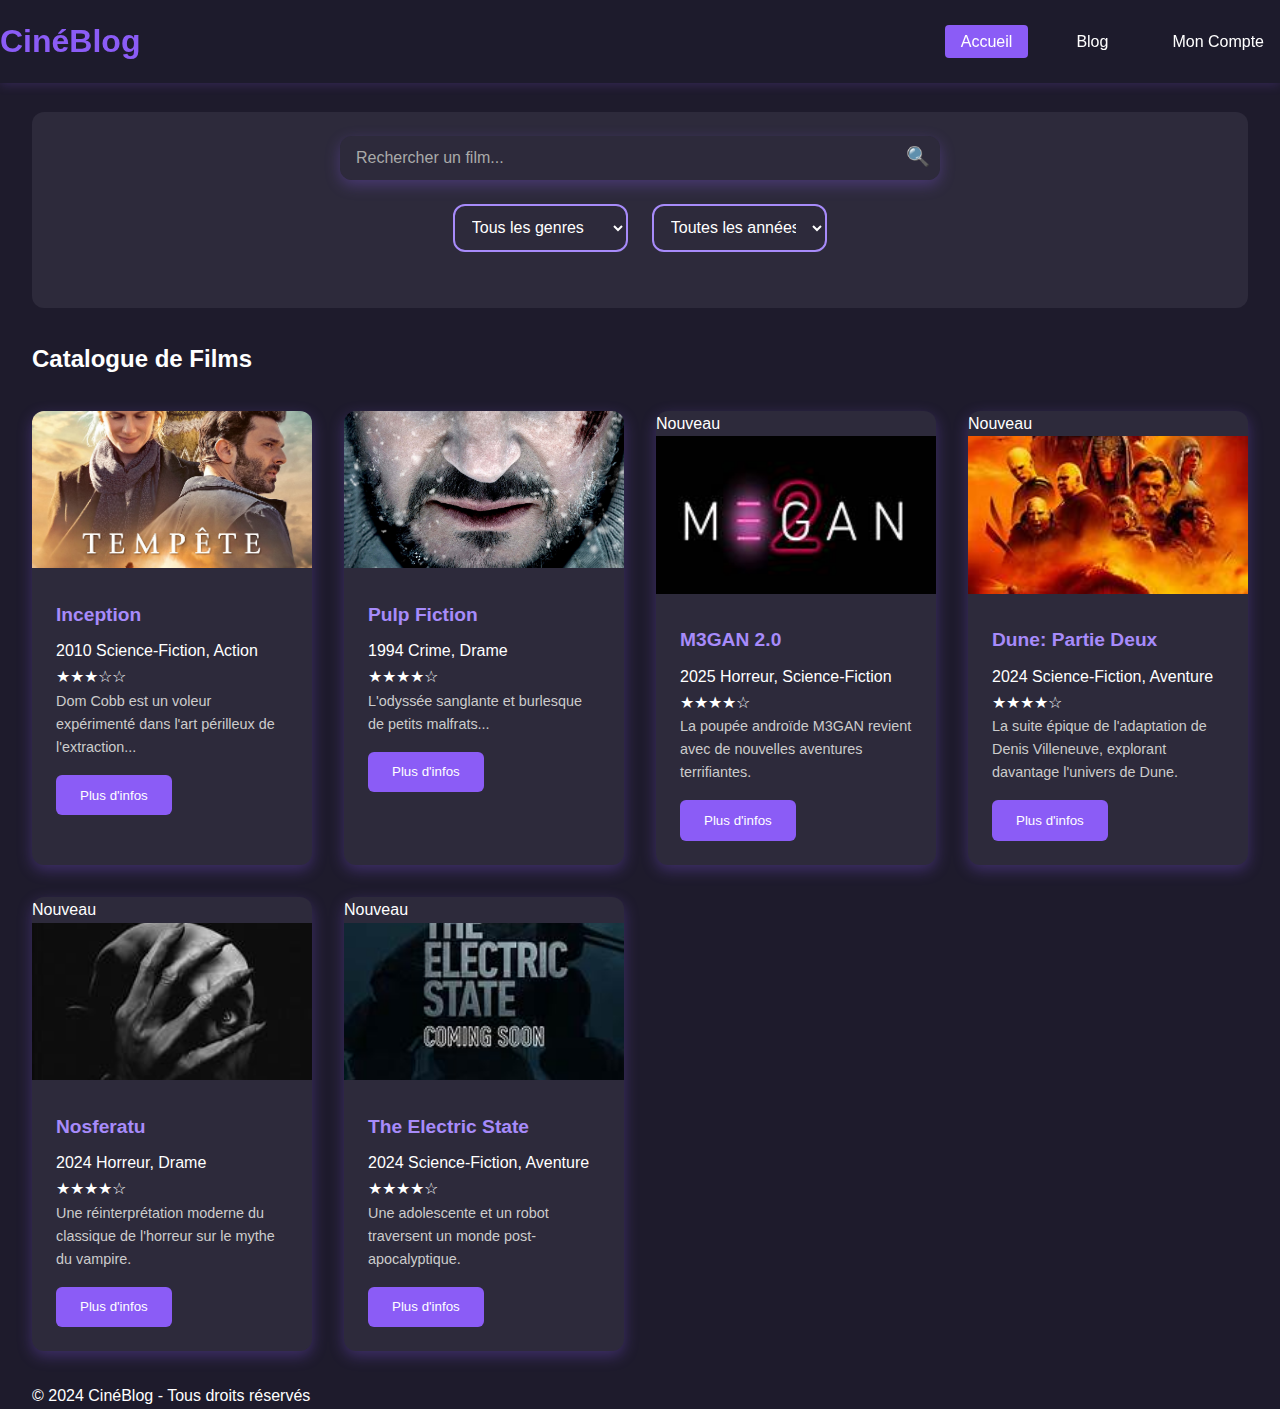
<file: index.html>
<!DOCTYPE html>
<html lang="fr">

<head>
    <meta charset="UTF-8">
    <meta name="viewport" content="width=device-width, initial-scale=1.0">
    <title>CinéBlog - Catalogue de Films</title>
    <link href="style.css" rel="stylesheet">
</head>

<body>
    <header>
        <nav>
            <a href="index.html" class="logo">CinéBlog</a>
            <ul class="nav-links">
                <li><a href="index.html" class="active">Accueil</a></li>
                <li><a href="blog.html">Blog</a></li>
                <li><a href="compte.html">Mon Compte</a></li>
            </ul>
        </nav>
    </header>

    <main>
        <!-- Barre de recherche et filtres -->
        <section class="filters-bar">
            <div class="search-box">
                <input type="search" placeholder="Rechercher un film...">
                <span class="search-icon">🔍</span> <!-- Icône de recherche -->
            </div>
            <div class="filter-options">
                <select id="genre-filter" class="filter-select">
                    <option value="">Tous les genres</option>
                    <option value="Action">Action</option>
                    <option value="Science-Fiction">Science-Fiction</option>
                    <option value="Drame">Drame</option>
                    <option value="Crime">Crime</option>
                </select>
                <select id="year-filter" class="filter-select">
                    <option value="">Toutes les années</option>
                    <option value="2024">2024</option>
                    <option value="2023">2023</option>
                    <option value="2022">2022</option>
                </select>
            </div>
        </section>

        <!-- Catalogue de films -->
        <section class="movies-section">
            <h2>Catalogue de Films</h2>
            <div class="content-grid">
                <!-- Les cartes de films seront injectées ici par JavaScript -->
            </div>
        </section>
    </main>

    <footer>
        <div class="container">
            <p>&copy; 2024 CinéBlog - Tous droits réservés</p>
        </div>
    </footer>

    <script src="script.js"></script>
</body>

</html>
</file>
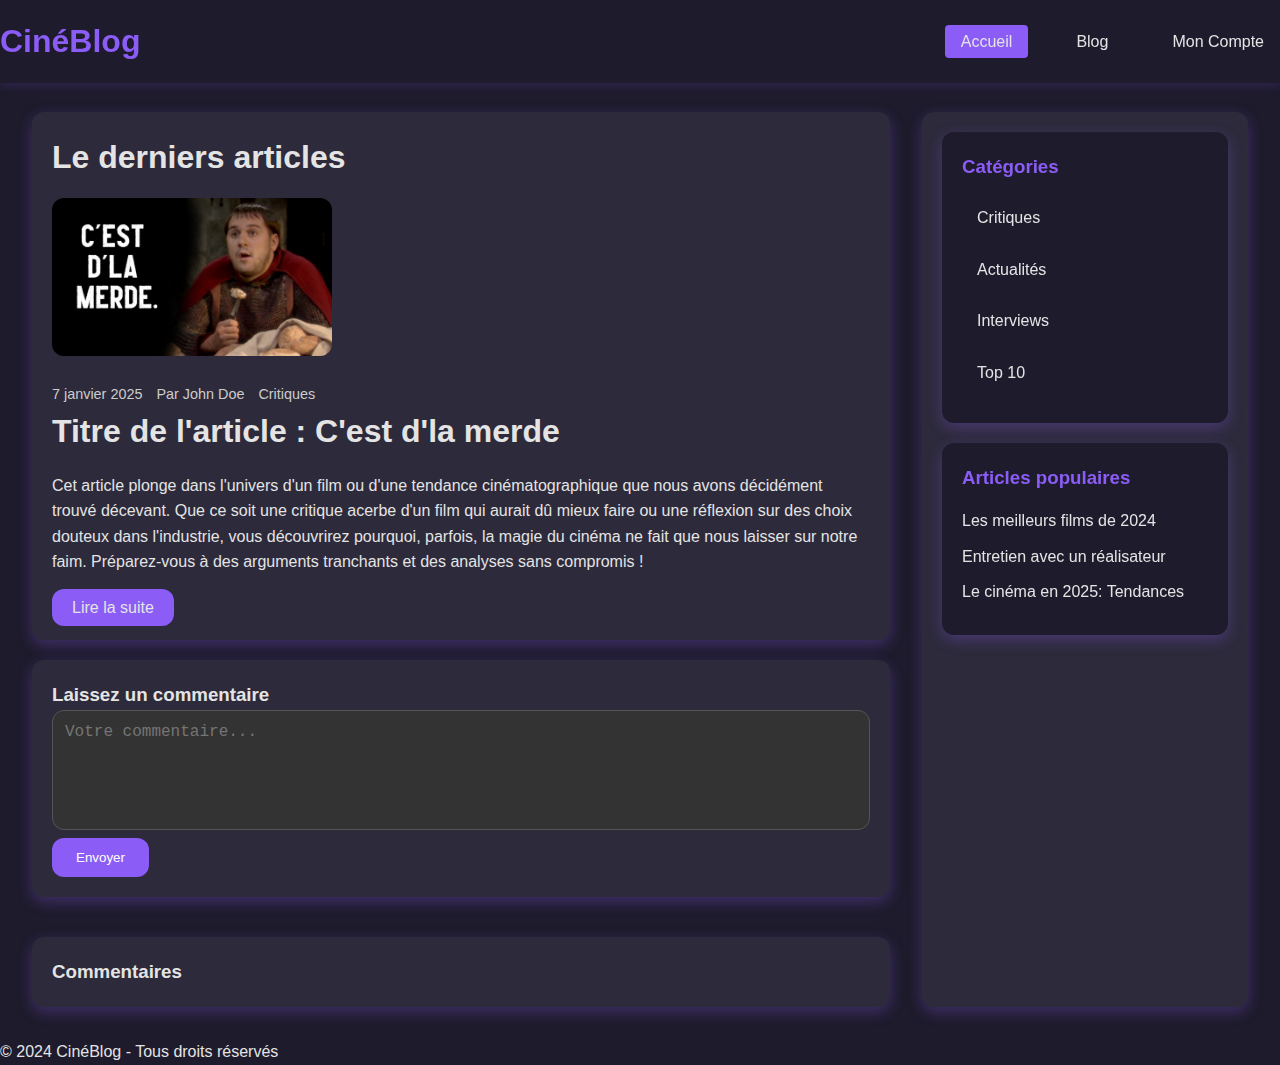
<file: blog.html>
<!DOCTYPE html>
<html lang="fr">

<head>
    <meta charset="UTF-8">
    <meta name="viewport" content="width=device-width, initial-scale=1.0">
    <title>CinéBlog - Blog</title>
    <link href="Commentaires.css" rel="stylesheet">
</head>

<body>
    <!-- En-tête du site avec la barre de navigation -->
    <header>
        <nav>
            <a href="index.html" class="logo">CinéBlog</a>
            <ul class="nav-links">
                <li><a href="index.html" class="active">Accueil</a></li>
                <li><a href="blog.html">Blog</a></li>
                <li><a href="compte.html">Mon Compte</a></li>
            </ul>
        </nav>
    </header>
    <!-- Contenu principal du blog -->
    <main class="blog-layout">
        <section class="blog-content">  <!-- Ajouté un padding entre la navigation et les articles -->
            <article class="blog-post">
                <h2>Le derniers articles</h2>
                <img src="MovieImage/R.jpg" style="width: 280px; height: auto;" alt="Image d'article">
                <div class="post-content">
                    <div class="post-meta">
                        <span>7 janvier 2025</span>
                        <span>Par John Doe</span>
                        <span>Critiques</span>
                    </div>
                    <h2>Titre de l'article : C'est d'la merde</h2>
                    <p class="post-excerpt">
                        Cet article plonge dans l'univers d'un film ou d'une tendance cinématographique que nous avons décidément trouvé décevant. Que ce soit une critique acerbe d'un film qui aurait dû mieux faire ou une réflexion sur des choix douteux dans l'industrie, vous découvrirez pourquoi, parfois, la magie du cinéma ne fait que nous laisser sur notre faim. Préparez-vous à des arguments tranchants et des analyses sans compromis !
                    </p>
                    <a href="index.html" class="btn">Lire la suite</a>
                </div>
            </article>
    
            <!-- Formulaire de commentaire -->
            <div class="comment-form">
                <h3>Laissez un commentaire</h3>
                <form id="commentForm">
                    <textarea id="commentText" placeholder="Votre commentaire..." required></textarea>
                    <button type="submit" class="btn">Envoyer</button>
                </form>
            </div>
    
            <!-- Section des commentaires -->
            <div class="comments-section" id="commentsSection">
                <h3>Commentaires</h3>
                <!-- Les commentaires seront ajoutés ici -->
            </div>
        </section>
    
        <!-- Sidebar (barre latérale) avec catégories et articles populaires -->
        <aside class="blog-sidebar">
            <div class="categories-widget">
                <h3>Catégories</h3>
                <ul>
                    <li><a href="#">Critiques</a></li>
                    <li><a href="#">Actualités</a></li>
                    <li><a href="#">Interviews</a></li>
                    <li><a href="#">Top 10</a></li>
                </ul>
            </div>
    
            <div class="popular-posts-widget">
                <h3>Articles populaires</h3>
                <ul>
                    <li><a href="meilleurs-films-2024.html">Les meilleurs films de 2024</a></li>
                    <li><a href="entretien-realisateur.html">Entretien avec un réalisateur</a></li>
                    <li><a href="cinema-2025-tendances.html">Le cinéma en 2025: Tendances</a></li>
                </ul>
            </div>
        </aside>
    </main>
    

    <!-- Footer avec informations de contact et autres liens -->
    <footer>
        <div class="container">
            <p>&copy; 2024 CinéBlog - Tous droits réservés</p>
        </div>
    </footer>

    <!-- Script pour la gestion des commentaires -->
<script>
    document.getElementById('commentForm').addEventListener('submit', function(event) {
        event.preventDefault(); // Empêche le rechargement de la page

        const commentText = document.getElementById('commentText').value;

        // Vérification que le commentaire n'est pas vide
        if (commentText.trim() !== "") {
            // Création du nouvel élément de commentaire
            const newComment = document.createElement('div');
            newComment.classList.add('comment'); // Application de la classe CSS

            // HTML du commentaire à ajouter
            newComment.innerHTML = `
                <div class="comment-avatar">A</div>
                <div class="comment-body">
                    <p><strong>Utilisateur Anonyme:</strong> ${commentText}</p>
                    <p class="comment-date">${new Date().toLocaleString()}</p>
                </div>
            `;
            // Ajout du commentaire dans la section des commentaires
            document.getElementById('commentsSection').appendChild(newComment);

            // Réinitialisation du champ de texte
            document.getElementById('commentText').value = "";
        } else {
            // Message si le champ est vide 
            alert("Veuillez entrer un commentaire.");
        }
    });
</script>
</body>

</html>
</file>
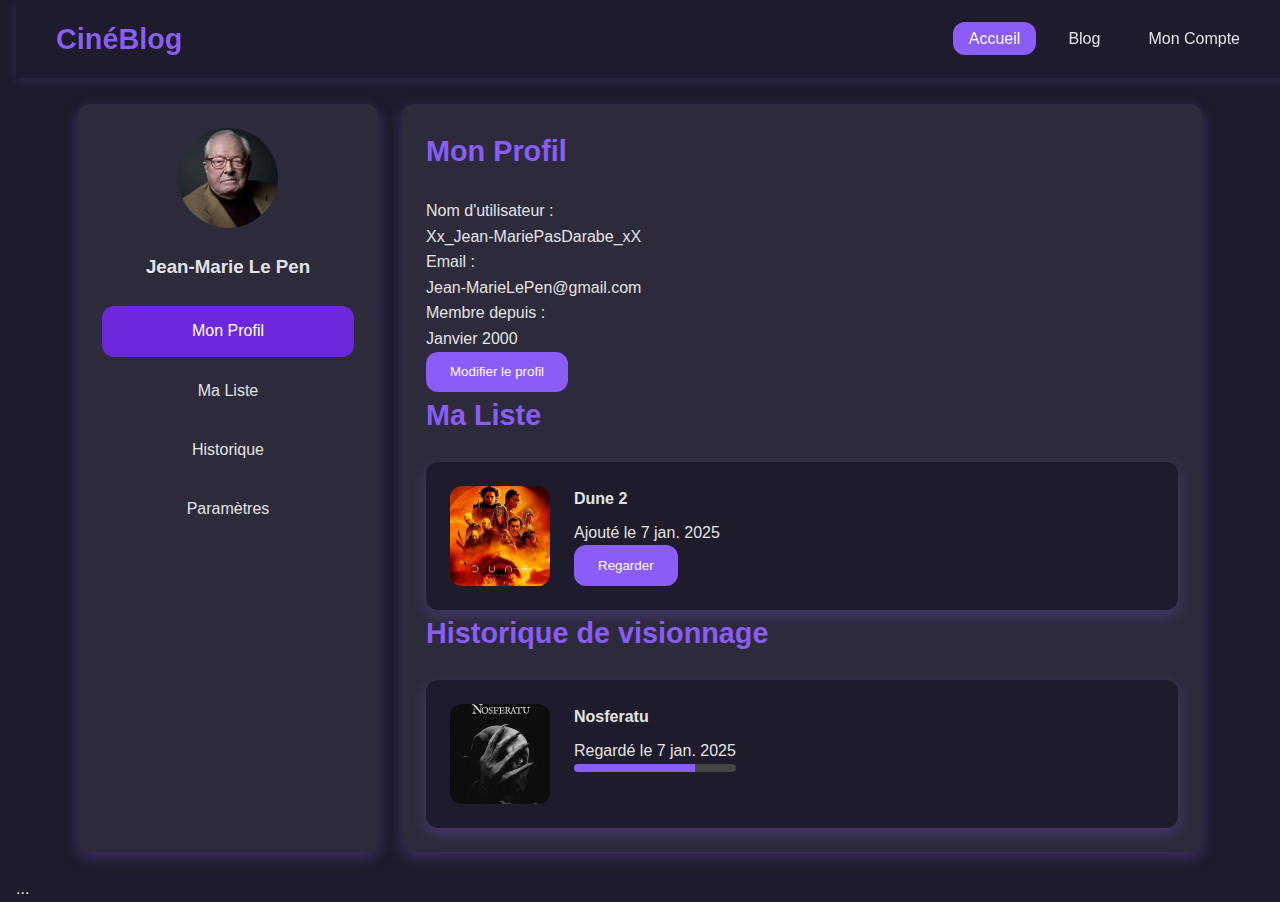
<file: compte.html>
<!DOCTYPE html>
<html lang="fr">
<head>
    <meta charset="UTF-8">
    <meta name="viewport" content="width=device-width, initial-scale=1.0">
    <title>CinéBlog - Mon Compte</title>
    <link href="moncompte.css" rel="stylesheet">
</head>
<body>
    <header>
        <nav>
            <a href="index.html" class="logo">CinéBlog</a>
            <ul class="nav-links">
                <li><a href="index.html" class="active">Accueil</a></li>
                <li><a href="blog.html">Blog</a></li>
                <li><a href="compte.html">Mon Compte</a></li>
            </ul>
        </nav>
    </header>

    <main class="account-layout">
        <!-- Menu du compte -->
        <aside class="account-sidebar">
            <div class="profile-summary">
                <img src="th.jpg" alt="Avatar" class="profile-avatar">
                <h3>Jean-Marie Le Pen</h3>
            </div>
            <nav class="account-nav">
                <a href="#profile" class="active">Mon Profil</a>
                <a href="#watchlist">Ma Liste</a>
                <a href="#history">Historique</a>
                <a href="#settings">Paramètres</a>
            </nav>
        </aside>

        <!-- Contenu principal du compte -->
        <section class="account-content">
            <!-- Section profil -->
            <div class="profile-section" id="profile">
                <h2>Mon Profil</h2>
                <div class="profile-info">
                    <div class="info-group">
                        <label>Nom d'utilisateur : </label>
                        <p>Xx_Jean-MariePasDarabe_xX</p>
                    </div>
                    <div class="info-group">
                        <label>Email : </label>
                        <p>Jean-MarieLePen@gmail.com</p>
                    </div>
                    <div class="info-group">
                        <label>Membre depuis : </label>
                        <p>Janvier 2000</p>
                    </div>
                </div>
                <button class="btn">Modifier le profil</button>
            </div>

            <!-- Section Ma Liste -->
            <div class="watchlist-section" id="watchlist">
                <h2>Ma Liste</h2>
                <div class="content-grid">
                    <!-- Films et séries sauvegardés -->
                    <div class="saved-item">
                        <img src="./MovieImage/dune2.jpg" alt="Contenu sauvegardé">
                        <div class="item-info">
                            <h4>Dune 2</h4>
                            <p>Ajouté le 7 jan. 2025</p>
                            <button class="btn-small">Regarder</button>
                        </div>
                    </div>
                    <!-- Répéter pour plus d'éléments -->
                </div>
            </div>

            <!-- Historique -->
            <div class="history-section" id="history">
                <h2>Historique de visionnage</h2>
                <div class="history-list">
                    <!-- Éléments de l'historique -->
                    <div class="history-item">
                        <img src="./MovieImage/nosferatu.jpg" alt="Historique">
                        <div class="item-info">
                            <h4>Nosferatu</h4>
                            <p>Regardé le 7 jan. 2025</p>
                            <div class="progress-bar">
                                <div class="progress" style="width: 75%"></div>
                            </div>
                        </div>
                    </div>
                    <!-- Répéter pour plus d'éléments -->
                </div>
            </div>
        </section>
    </main>

    <footer>...</footer>
</body>
</html>
</file>
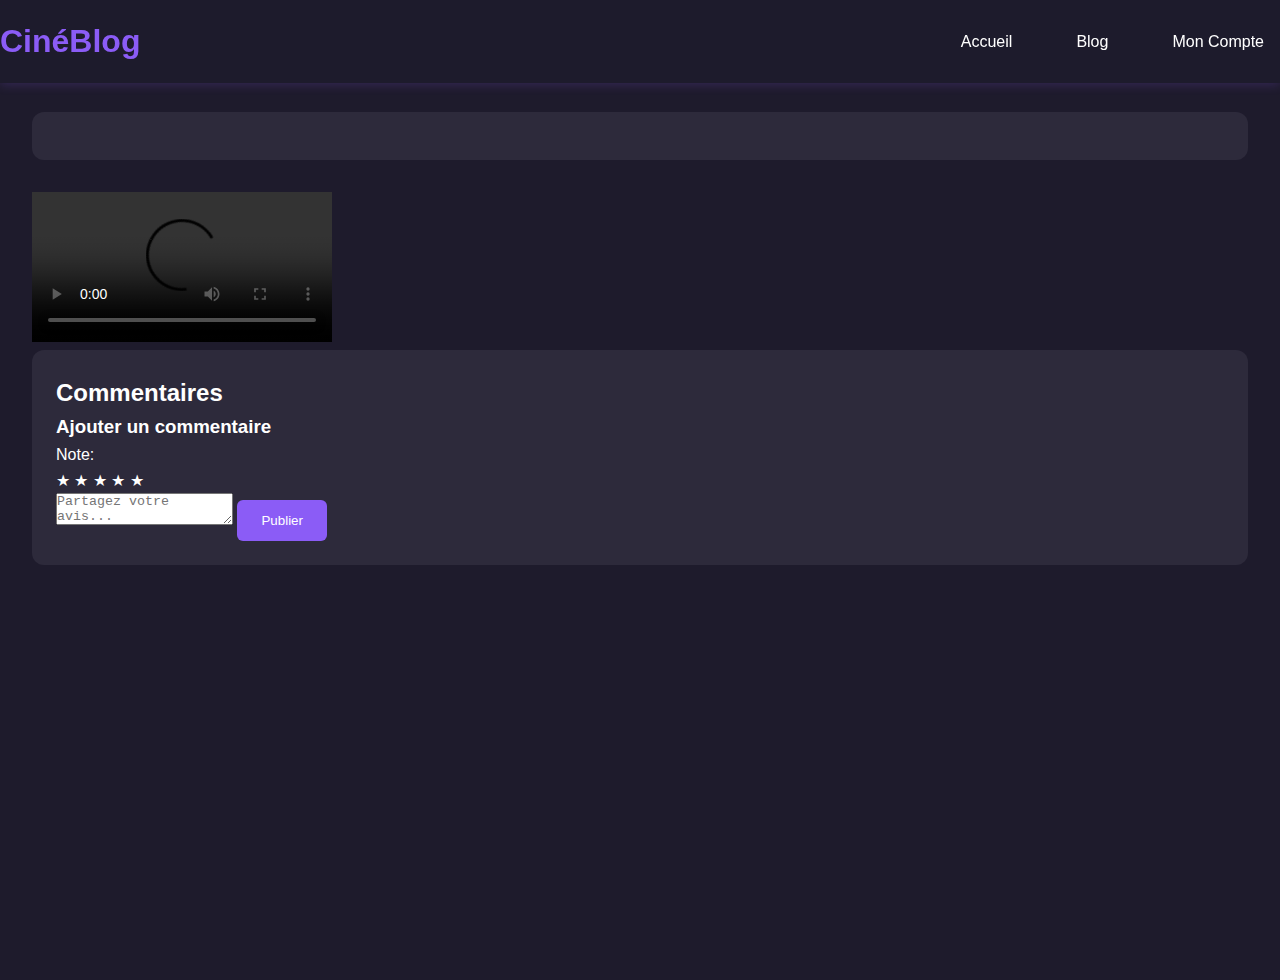
<file: movie-player.html>
<!DOCTYPE html>
<html lang="fr">
<head>
    <meta charset="UTF-8">
    <meta name="viewport" content="width=device-width, initial-scale=1.0">
    <title>CinéBlog - Lecteur</title>
    <link href="style.css" rel="stylesheet">
</head>
<body>
    <header>
        <nav>
            <a href="index.html" class="logo">CinéBlog</a>
            <ul class="nav-links">
                <li><a href="index.html">Accueil</a></li>
                <li><a href="blog.html">Blog</a></li>
                <li><a href="compte.html">Mon Compte</a></li>
            </ul>
        </nav>
    </header>

    <main class="movie-player-container">
        <div class="movie-info">
            <h1 class="movie-title"></h1>
        </div>

        <div class="video-container">
            <video id="videoPlayer" controls>
                <source src="" type="video/mp4">
                Votre navigateur ne supporte pas la lecture vidéo.
            </video>
        </div>

        <section class="comments-section">
            <h2>Commentaires</h2>
            
            <form id="commentForm" class="comment-form">
    <h3>Ajouter un commentaire</h3>
    <div class="rating-input">
        <label for="rating">Note:</label>
        <div id="starRating" class="star-rating">
            <span data-value="1">★</span>
            <span data-value="2">★</span>
            <span data-value="3">★</span>
            <span data-value="4">★</span>
            <span data-value="5">★</span>
        </div>
    </div>
    <textarea name="comment" placeholder="Partagez votre avis..." required></textarea>
    <button type="submit" class="btn">Publier</button>
</form>

            <div class="comments-list">
                <!-- Les commentaires seront injectés ici -->
            </div>
            <div class="pagination"></div>
        </section>
    </main>

    <script src="movie-player.js"></script>
</body>
</html>
</file>
<file: Commentaires.css>
/* Variables CSS */
:root {
    --primary-color: #8B5CF6;    /* Violet principal */
    --primary-dark: #6D28D9;     /* Violet foncé */
    --primary-light: #A78BFA;    /* Violet clair */
    --dark-bg: #1E1B2C;          /* Fond sombre violacé */
    --light-text: #E4E4E4;       /* Texte clair mais pas trop éclatant */
    --gray-bg: #2D2A3B;          /* Fond gris sombre */
    --transition: all 0.3s ease;
    --radius: 12px;              /* Rayon commun pour bordures */
    --shadow: 0 5px 15px rgba(139, 92, 246, 0.3); /* Ombre subtile */
    --spacing: 1.5rem;           /* Espacement standard */
}

/* Reset global */
* {
    margin: 0;
    padding: 0;
    box-sizing: border-box;
}

/* Corps de la page */
body {
    font-family: 'Arial', sans-serif;
    overflow-y: auto;
    background: var(--dark-bg);
    color: var(--light-text);
    line-height: 1.6;
    display: flex;
    flex-direction: column;
    min-height: 100vh;
}

/* Header et Navigation */
header {
    background: rgba(30, 27, 44, 0.95);
    position: fixed;
    width: 100%;
    top: 0;
    z-index: 1000;
    padding: 1rem 0;
    box-shadow: 0 2px 10px rgba(139, 92, 246, 0.2);
}

nav {
    display: flex;
    justify-content: space-between;
    align-items: center;
}

.logo {
    font-size: 2rem;
    font-weight: bold;
    color: var(--primary-color);
    text-decoration: none;
}

.nav-links {
    display: flex;
    gap: 2rem;
    list-style: none;
}

.nav-links a {
    color: var(--light-text);
    text-decoration: none;
    font-weight: 500;
    padding: 0.5rem 1rem;
    border-radius: 4px;
    transition: var(--transition);
}

.nav-links a:hover,
.nav-links a.active {
    background: var(--primary-color);
}

/* Contenu principal */
main {
    margin-top: 80px; /* Pour ne pas cacher le contenu sous le header fixe */
    display: flex;
    gap: 2rem;
    padding: 2rem;
    min-height: 100vh;
    flex: 1;
}

/* Contenu principal */
.blog-content {
    flex: 3; /* Le contenu principal prend plus de place */
}

.blog-sidebar {
    flex: 1;
    background-color: var(--gray-bg);
    padding: 20px;
    border-radius: var(--radius);
    box-shadow: var(--shadow);
    position: sticky;
    top: 80px; /* Fixe la sidebar sous l'en-tête */
}

/* Widget Catégories */
.categories-widget {
    background-color: var(--dark-bg);
    border-radius: var(--radius);
    padding: 20px;
    box-shadow: var(--shadow);
    margin-bottom: 20px;
}

.categories-widget h3 {
    color: var(--primary-color);
    margin-bottom: 15px;
}

.categories-widget ul {
    list-style: none;
    padding-left: 0;
}

.categories-widget ul li {
    margin-bottom: 10px;
}

.categories-widget ul li a {
    color: var(--light-text);
    text-decoration: none;
    transition: var(--transition);
    padding: 8px 15px;
    border-radius: 4px;
    display: inline-block;
}

.categories-widget ul li a:hover {
    background-color: var(--primary-light);
}

/* Widget Articles populaires */
.popular-posts-widget {
    background-color: var(--dark-bg);
    border-radius: var(--radius);
    padding: 20px;
    box-shadow: var(--shadow);
}

.popular-posts-widget h3 {
    color: var(--primary-color);
    margin-bottom: 15px;
}

.popular-posts-widget ul {
    list-style: none;
    padding-left: 0;
}

.popular-posts-widget ul li {
    margin-bottom: 10px;
}

.popular-posts-widget ul li a {
    color: var(--light-text);
    text-decoration: none;
    transition: var(--transition);
}

.popular-posts-widget ul li a:hover {
    color: var(--primary-color);
}

/* Post du blog */
.blog-post {
    background-color: var(--gray-bg);
    padding: 20px;
    margin-bottom: 20px;
    border-radius: var(--radius);
    box-shadow: var(--shadow);
}

.blog-post img {
    width: 100%;
    border-radius: var(--radius);
    margin-bottom: 20px;
}

.blog-post .post-meta {
    font-size: 0.9rem;
    color: #ccc;
}

.blog-post .post-meta span {
    margin-right: 10px;
}

.blog-post h2 {
    font-size: 2rem;
    color: var(--light-text);
    margin-bottom: 15px;
}

.blog-post .post-excerpt {
    font-size: 1rem;
    margin-bottom: 20px;
}

.blog-post .btn {
    background-color: var(--primary-color);
    color: var(--light-text);
    padding: 10px 20px;
    text-decoration: none;
    border-radius: var(--radius);
    transition: background-color 0.3s;
}

.blog-post .btn:hover {
    background-color: var(--primary-dark);
}

/* Commentaire Formulaire */
.comment-form {
    margin-top: 20px;
    padding: 20px;
    background-color: var(--gray-bg);
    overflow-y: auto;
    border-radius: var(--radius);
    box-shadow: var(--shadow);
}

.comment-form textarea {
    width: 100%;
    height: 120px;
    padding: 12px;
    border-radius: var(--radius);
    border: 1px solid #575454;
    background-color: #333;
    color: var(--light-text);
    resize: none;
    font-size: 1rem;
}

.comment-form button {
    padding: 12px 24px;
    background-color: var(--primary-color);
    color: white;
    border: none;
    border-radius: var(--radius);
    cursor: pointer;
    transition: background-color 0.3s;
}

.comment-form button:hover {
    background-color: var(--primary-dark);
}

/* Section Commentaires */
.comments-section {
    margin-top: 40px;
    padding: 20px;
    background-color: var(--gray-bg);
    border-radius: var(--radius);
    box-shadow: var(--shadow);
}

.comment {
    background-color: #1E1B2C;
    padding: 15px;
    margin-bottom: 15px;
    border-radius: var(--radius);
    box-shadow: var(--shadow);
    display: flex;
    gap: 15px;
}

.comment-avatar {
    background-color: var(--primary-color);
    color: white;
    border-radius: 50%;
    width: 50px;
    height: 50px;
    text-align: center;
    line-height: 50px;
    font-size: 1.5rem;
}

.comment-body {
    flex: 1;
}

.comment-body p {
    color: var(--light-text);
}

.comment-date {
    font-size: 0.8em;
    color: #ccc;
}

/* Responsivité */
@media (max-width: 768px) {
    main {
        flex-direction: column;
        padding: 20px;
    }

    .blog-sidebar {
        display: none; /* Masquer la barre latérale sur petits écrans */
    }

    .comment-form button {
        width: 100%;
    }

    nav .nav-links {
        flex-direction: column;
        gap: 10px;
    }

    nav .nav-links a {
        padding: 10px;
    }
}
</file>
<file: moncompte.css>
/* Variables CSS */
:root {
    --primary-color: #8B5CF6;
    --primary-dark: #6D28D9;
    --primary-light: #A78BFA;
    --dark-bg: #1E1B2C;
    --light-text: #E4E4E4;
    --gray-bg: #2D2A3B;
    --transition: all 0.3s ease;
    --radius: 12px;
    --shadow: 0 5px 15px rgba(139, 92, 246, 0.3);
    --spacing: 1.5rem;
    --max-width: 1200px;
    /* Largeur maximale */
}

/* Reset global */
* {
    margin: 0;
    padding: 0;
    box-sizing: border-box;
}

body {
    font-family: 'Arial', sans-serif;
    background: var(--dark-bg);
    color: var(--light-text);
    line-height: 1.6;
    display: flex;
    flex-direction: column;
    min-height: 100vh;
    padding: 0 1rem;
    /* Espacement horizontal */
}

header {
    background: rgba(30, 27, 44, 0.95);
    position: fixed;
    width: 100%;
    top: 0;
    z-index: 1000;
    padding: 1rem 0;
    box-shadow: 0 2px 10px rgba(139, 92, 246, 0.2);
}

header nav {
    max-width: var(--max-width);
    margin: 0 auto;
    display: flex;
    justify-content: space-between;
    align-items: center;
}

.logo {
    font-size: 1.8rem;
    font-weight: bold;
    color: var(--primary-color);
    text-decoration: none;
}

.nav-links {
    display: flex;
    gap: 1rem;
    list-style: none;
}

.nav-links a {
    color: var(--light-text);
    text-decoration: none;
    font-weight: 500;
    padding: 0.5rem 1rem;
    border-radius: var(--radius);
    transition: var(--transition);
}

.nav-links a:hover,
.nav-links a.active {
    background: var(--primary-color);
    color: #fff;
}

/* Layout principal */
main {
    margin-top: 80px;
    display: flex;
    gap: var(--spacing);
    padding: var(--spacing) 0;
    flex-wrap: wrap;
    /* Permet une disposition flexible sur petits écrans */
    justify-content: center;
}

.account-sidebar {
    flex: 1;
    max-width: 300px;
    background-color: var(--gray-bg);
    padding: var(--spacing);
    border-radius: var(--radius);
    box-shadow: var(--shadow);
}

.account-sidebar .profile-summary {
    text-align: center;
    margin-bottom: var(--spacing);
}

.account-sidebar .profile-summary img {
    width: 100px;
    height: 100px;
    border-radius: 50%;
    margin-bottom: 1rem;
}

.account-sidebar nav a {
    display: block;
    padding: 0.8rem 1rem;
    margin-bottom: 0.5rem;
    color: var(--light-text);
    background: var(--gray-bg);
    border-radius: var(--radius);
    transition: var(--transition);
    text-decoration: none;
    text-align: center;
}

.account-sidebar nav a:hover,
.account-sidebar nav a.active {
    background: var(--primary-dark);
    color: #fff;
}

/* Contenu principal */
.account-content {
    flex: 2;
    max-width: 800px;
    background-color: var(--gray-bg);
    padding: var(--spacing);
    border-radius: var(--radius);
    box-shadow: var(--shadow);
}

/* Sections individuelles */
.account-content h2 {
    margin-bottom: var(--spacing);
    color: var(--primary-color);
    font-size: 1.8rem;
}

.content-grid {
    display: grid;
    grid-template-columns: repeat(auto-fit, minmax(200px, 1fr));
    gap: var(--spacing);
}

.saved-item,
.history-item {
    background: var(--dark-bg);
    border-radius: var(--radius);
    padding: var(--spacing);
    box-shadow: var(--shadow);
    display: flex;
    gap: var(--spacing);
}

.saved-item img,
.history-item img {
    width: 100px;
    height: 100px;
    border-radius: var(--radius);
    object-fit: cover;
}

.item-info h4 {
    color: var(--light-text);
    margin-bottom: 0.5rem;
}

/* Progression */
.progress-bar {
    height: 8px;
    background: #444;
    border-radius: var(--radius);
    overflow: hidden;
}

.progress {
    height: 100%;
    background: var(--primary-color);
}

/* Boutons */
button,
.btn,
.btn-small {
    padding: 0.8rem 1.5rem;
    background-color: var(--primary-color);
    color: white;
    border: none;
    border-radius: var(--radius);
    cursor: pointer;
    transition: var(--transition);
    text-align: center;
}

button:hover,
.btn:hover,
.btn-small:hover {
    background-color: var(--primary-dark);
}

/* Responsivité */
@media (max-width: 768px) {
    .account-sidebar {
        display: none;
        /* Masquer la barre latérale sur petits écrans */
    }

    .account-content {
        max-width: 100%;
        padding: 1rem;
    }

    .nav-links {
        flex-direction: column;
        gap: 0.5rem;
    }

    nav .nav-links a {
        text-align: center;
    }
}
</file>
<file: style.css>
/* Variables et Reset */
:root {
    --primary-color: #8B5CF6;    /* Violet principal */
    --primary-dark: #6D28D9;     /* Violet foncé */
    --primary-light: #A78BFA;    /* Violet clair */
    --dark-bg: #1E1B2C;          /* Fond sombre violacé */
    --light-text: #ffffff;
    --gray-bg: #2D2A3B;
    --transition: all 0.3s ease;
    --radius: 12px;              /* Rayon commun pour bordures */
    --shadow: 0 5px 15px rgba(139, 92, 246, 0.3);
    --spacing: 1.5rem;           /* Espacement standard */
}

/* Reset global */
* {
    margin: 0;
    padding: 0;
    box-sizing: border-box;
}

/* Styles de base */
body {
    font-family: 'Arial', sans-serif;
    background: var(--dark-bg);
    color: var(--light-text);
    line-height: 1.6;
    height: 100%; /* Assurez-vous que le corps occupe toute la hauteur */
    overflow-y: auto; /* Permet le défilement vertical */
    margin: 0;
}

/* Layout commun */
.container {
    max-width: 1400px;
    margin: 0 auto;
    padding: 0 2rem;
}

/* Header et Navigation */
header {
    background: rgba(30, 27, 44, 0.95);
    position: fixed;
    width: 100%;
    top: 0;
    z-index: 1000;
    padding: 1rem 0;
    box-shadow: 0 2px 10px rgba(139, 92, 246, 0.2);
}

nav {
    display: flex;
    justify-content: space-between;
    align-items: center;
}

.logo {
    font-size: 2rem;
    font-weight: bold;
    color: var(--primary-color);
    text-decoration: none;
}

.nav-links {
    display: flex;
    gap: 2rem;
    list-style: none;
}

.nav-links a {
    color: var(--light-text);
    text-decoration: none;
    font-weight: 500;
    padding: 0.5rem 1rem;
    border-radius: 4px;
    transition: var(--transition);
}

.nav-links a:hover,
.nav-links a.active {
    background: var(--primary-color);
}

/* Main Content */
main {
    margin-top: 80px;  /* Laisser de l'espace pour l'en-tête fixe */
    padding: 2rem;
    min-height: 100vh; /* Garantir que le contenu occupe au moins toute la hauteur de la fenêtre */
}
/* Section de l'article */
.blog-content {
    padding-top: 2rem;  /* Ajouter un espace entre la barre de navigation et le contenu */
}
/* Composants réutilisables */
.content-grid {
    display: grid;
    grid-template-columns: repeat(auto-fill, minmax(250px, 1fr));
    gap: 2rem;
    margin-top: 2rem;
}

.content-card {
    background: var(--gray-bg);
    border-radius: var(--radius);
    overflow: auto;
    transition: var(--transition);
    cursor: pointer;
    box-shadow: var(--shadow);
}

.content-card:hover {
    transform: translateY(-5px);
}

.content-image {
    width: 100%;
    aspect-ratio: 16/9;
    object-fit: cover;
}

.content-info {
    padding: var(--spacing);
}

.content-title {
    font-size: 1.2rem;
    margin-bottom: 0.5rem;
    color: var(--primary-light);
}

.content-description {
    font-size: 0.9rem;
    color: #ccc;
    margin-bottom: 1rem;
}

/* Sections héro */
.hero-section {
    background: linear-gradient(to right, var(--dark-bg), var(--primary-dark));
    padding: 4rem 2rem;
    border-radius: var(--radius);
    margin-bottom: 3rem;
    text-align: center;
}

.hero-title {
    font-size: 3rem;
    margin-bottom: 1rem;
    background: linear-gradient(to right, var(--primary-light), var(--light-text));
    -webkit-background-clip: text;
    background-clip: text;
    color: transparent;
}

/* Boutons */
.btn {
    background: var(--primary-color);
    color: white;
    padding: 0.8rem 1.5rem;
    border: none;
    border-radius: 6px;
    cursor: pointer;
    transition: var(--transition);
    text-decoration: none;
    display: inline-block;
}

.btn:hover {
    background: var(--primary-dark);
    transform: translateY(-2px);
}

.btn-outline {
    background: transparent;
    border: 2px solid var(--primary-color);
    color: var(--primary-color);
}

.btn-outline:hover {
    background: var(--primary-color);
    color: white;
}

/* Sections spécifiques */
.filters-bar, .comments-section, .movie-info, .blog-sidebar, .profile-section {
    background: var(--gray-bg);
    padding: var(--spacing);
    border-radius: var(--radius);
    margin-bottom: 2rem;
}








/* Améliorations de la barre de recherche */
.search-box {
    display: flex;
    align-items: center;
    position: relative;
    max-width: 600px;
    margin: 0 auto 1.5rem;
    background-color: var(--gray-bg);
    border-radius: var(--radius);
    box-shadow: var(--shadow);
    overflow: hidden;
}

.search-box input {
    width: 100%;
    padding: 0.8rem 2.5rem 0.8rem 1rem;
    border: none;
    border-radius: var(--radius);
    background-color: var(--gray-bg);
    color: var(--light-text);
    font-size: 1rem;
    outline: none;
    transition: all 0.3s ease;
}

.search-box input::placeholder {
    color: #aaa;
}

.search-box input:focus {
    background-color: var(--dark-bg);
    box-shadow: 0 0 10px rgba(139, 92, 246, 0.4);
    color: var(--light-text);
}

.search-box .search-icon {
    position: absolute;
    right: 10px;
    font-size: 1.2rem;
    color: #aaa;
    pointer-events: none;
    transition: color 0.3s ease;
}

.search-box input:focus + .search-icon {
    color: var(--primary-color);
}

/* Amélioration de l'option des filtres (select) */
.filter-options {
    display: flex;
    gap: 1.5rem;
    justify-content: center;
    margin-bottom: 2rem;
}

.filter-select {
    width: 175px;
    padding: 0.8rem;
    border: 2px solid var(--primary-light);
    border-radius: var(--radius);
    background-color: var(--gray-bg);
    color: var(--light-text);
    font-size: 1rem;
    cursor: pointer;
    transition: all 0.3s ease;
}

.filter-select:hover,
.filter-select:focus {
    border-color: var(--primary-color);
    background-color: var(--dark-bg);
}

.filter-select option {
    background-color: var(--dark-bg);
    color: var(--light-text);
}

/* Responsivité de la barre de recherche et des filtres */
@media (max-width: 768px) {
    .filters-bar {
        flex-direction: column;
        align-items: center;
        gap: 1.5rem;
    }

    .filter-options {
        flex-direction: column;
        gap: 1rem;
    }

    .search-box {
        width: 100%;
        margin-bottom: 1rem;
    }
}















/* Responsiveness */
@media (max-width: 768px) {
    nav {
        flex-direction: column;
        gap: 1rem;
    }

    .nav-links {
        flex-direction: column;
        align-items: center;
    }

    .hero-title {
        font-size: 2rem;
    }

    .content-grid {
        grid-template-columns: repeat(auto-fill, minmax(200px, 1fr));
    }

    .video-container {
        max-width: 100%;
        margin: 1rem auto;
    }
}
</file>
